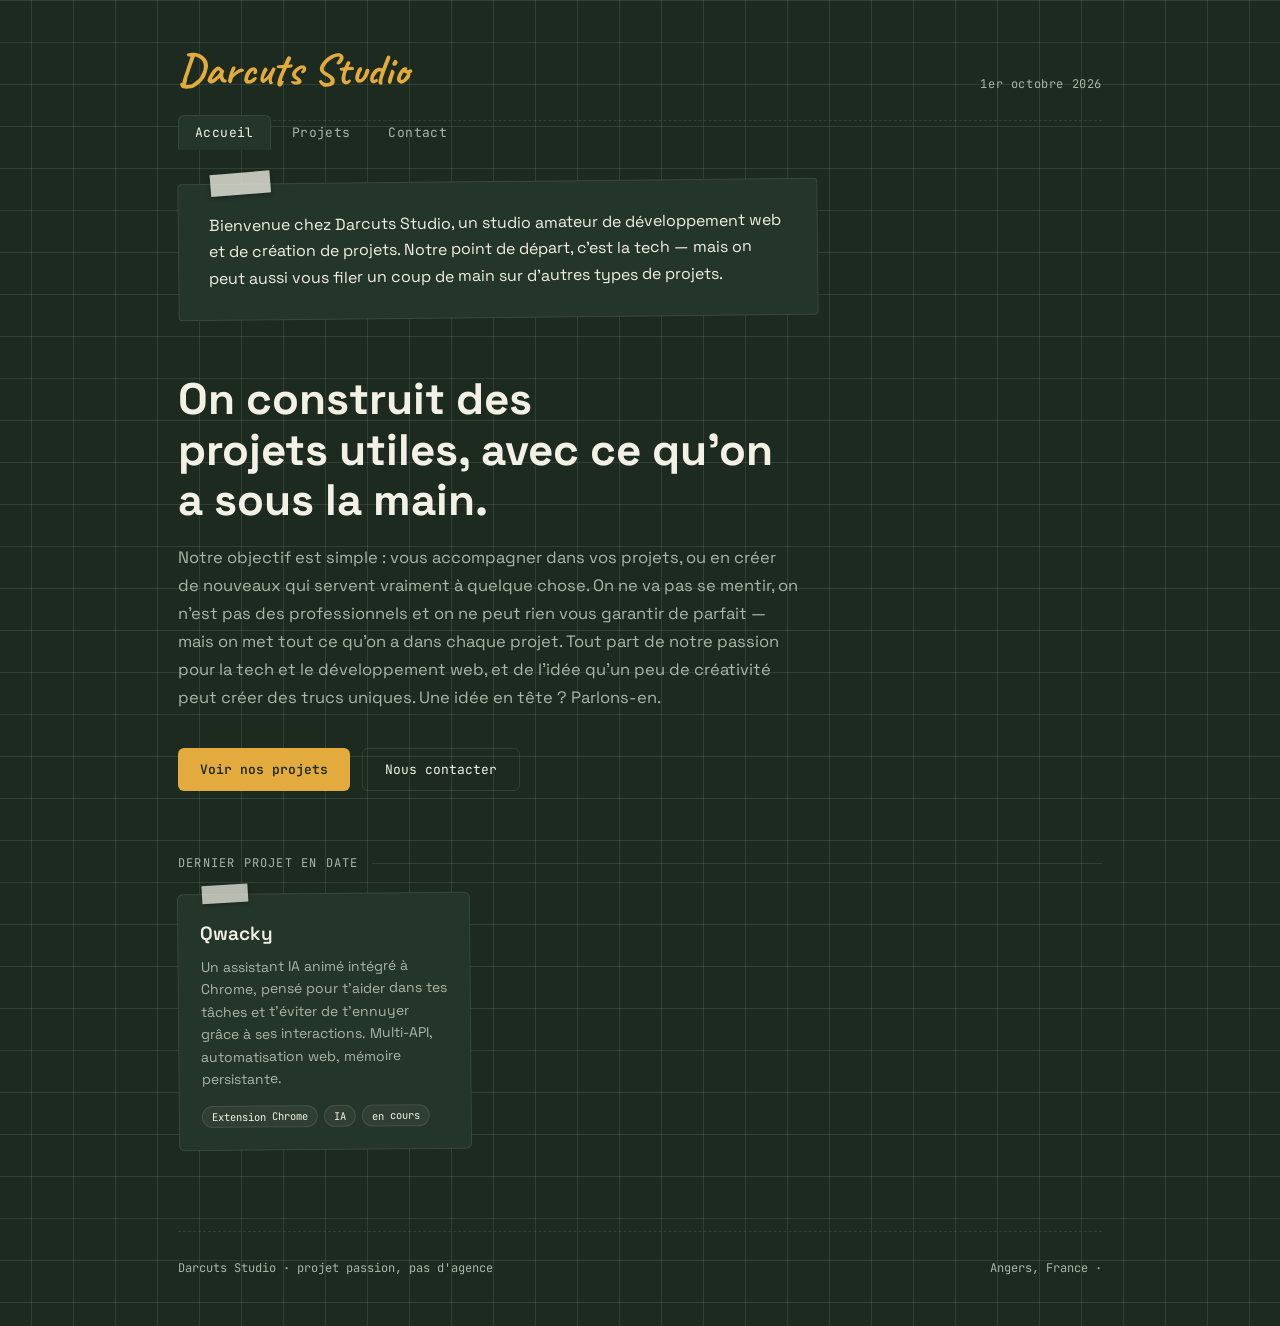
<file: index.html>
<!DOCTYPE html>
<html lang="fr">
<head>
  <meta charset="UTF-8">
  <meta name="viewport" content="width=device-width, initial-scale=1.0">
  <title>Darcuts Studio</title>
  <link rel="stylesheet" href="style.css">
</head>
<body>

<div class="wrap">
  <header class="site">
    <div class="brand-row">
      <div class="brand">Darcuts Studio</div>
      <time class="brand-date" datetime="2026-10-01">1er octobre 2026</time>
    </div>
    <nav class="site-nav">
      <ul>
        <li><a href="index.html" class="active">Accueil</a></li>
        <li><a href="projets.html">Projets</a></li>
        <li><a href="contact.html">Contact</a></li>
      </ul>
    </nav>
  </header>

  <div class="pinned-note">
    Bienvenue chez Darcuts Studio, un studio amateur de développement web et de création de projets. Notre point de départ, c'est la tech — mais on peut aussi vous filer un coup de main sur d'autres types de projets.
  </div>

  <h1 class="hero">On construit des <span class="underline">projets utiles</span>, avec ce qu'on a sous la main.</h1>
  <p class="lead">
    Notre objectif est simple : vous accompagner dans vos projets, ou en créer de nouveaux qui servent vraiment à quelque chose. On ne va pas se mentir, on n'est pas des professionnels et on ne peut rien vous garantir de parfait — mais on met tout ce qu'on a dans chaque projet. Tout part de notre passion pour la tech et le développement web, et de l'idée qu'un peu de créativité peut créer des trucs uniques. Une idée en tête ? Parlons-en.
  </p>

  <div class="btn-row">
    <button class="btn btn-primary" type="button" onclick="window.location.href='projets.html'">Voir nos projets</button>
    <button class="btn btn-ghost" type="button" onclick="window.location.href='contact.html'">Nous contacter</button>
  </div>

  <div class="section-label">Dernier projet en date</div>

  <div class="card-grid" id="latest-project"></div>

  <footer class="site">
    <p>Darcuts Studio · projet passion, pas d'agence</p>
    <p>Angers, France <span class="admin-dot" onclick="window.location.href='admin.html'" title=""> · </span></p>
  </footer>
</div>

<script src="projects-data.js"></script>
<script>
  const latest = loadProjects()[0];
  if (latest) {
    document.getElementById('latest-project').innerHTML = renderCard(latest);
  }
</script>

</body>
</html>
</file>
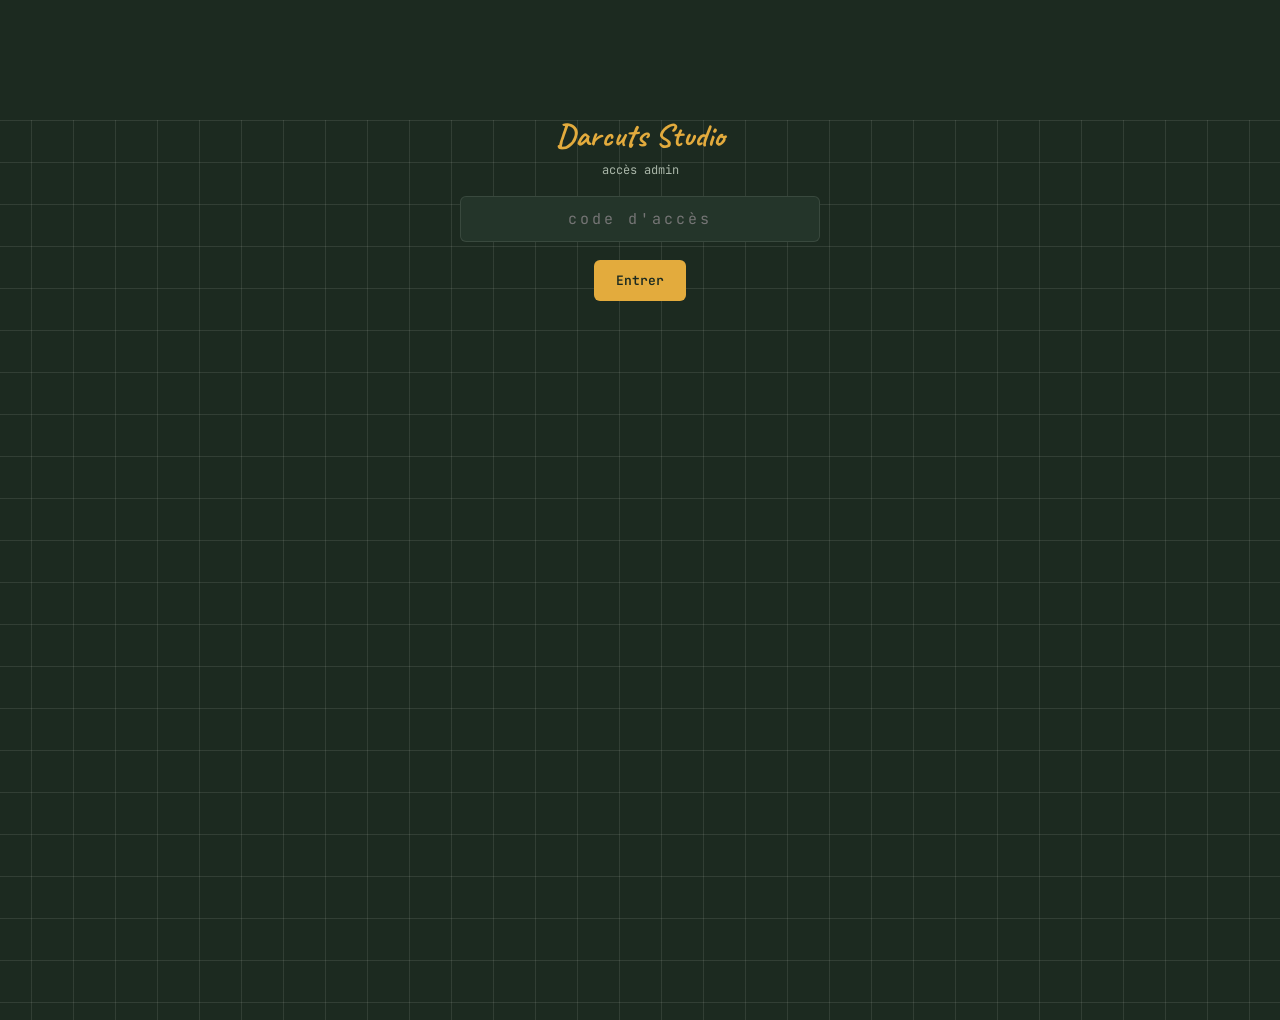
<file: admin.html>
<!DOCTYPE html>
<html lang="fr">
<head>
  <meta charset="UTF-8">
  <meta name="viewport" content="width=device-width, initial-scale=1.0">
  <title>Admin - Darcuts Studio</title>
  <meta name="robots" content="noindex, nofollow">
  <link rel="stylesheet" href="style.css">
  <style>
    .lock-screen {
      max-width: 360px;
      margin: 120px auto;
      text-align: center;
    }
    .lock-screen input {
      width: 100%;
      background: var(--board-panel);
      border: 1px solid var(--line);
      border-radius: 6px;
      padding: 12px 14px;
      color: var(--chalk);
      font-family: 'JetBrains Mono', monospace;
      font-size: 15px;
      text-align: center;
      margin: 18px 0;
      letter-spacing: 0.2em;
    }
    .lock-screen input:focus { outline: none; border-color: var(--marker-yellow); }
    .lock-error { color: var(--marker-coral); font-size: 13px; font-family: 'JetBrains Mono', monospace; min-height: 18px; }

    #admin-panel { display: none; }

    .admin-row {
      display: grid;
      grid-template-columns: 1fr 1fr;
      gap: 14px;
    }
    .admin-row .field { flex: 1; }
    .field select {
      width: 100%;
      background: var(--board-panel);
      border: 1px solid var(--line);
      border-radius: 6px;
      padding: 12px 14px;
      color: var(--chalk);
      font-family: 'Space Grotesk', sans-serif;
      font-size: 14.5px;
    }

    .project-list-admin {
      display: flex;
      flex-direction: column;
      gap: 10px;
      margin: 30px 0 60px;
    }
    .project-row {
      display: flex;
      justify-content: space-between;
      align-items: center;
      background: var(--board-panel);
      border: 1px solid var(--line);
      border-radius: 6px;
      padding: 14px 18px;
    }
    .project-row-title { font-weight: 600; }
    .project-row-actions { display: flex; gap: 8px; }
    .mini-btn {
      font-family: 'JetBrains Mono', monospace;
      font-size: 12px;
      padding: 6px 12px;
      border-radius: 5px;
      border: 1px solid var(--line);
      background: transparent;
      color: var(--chalk-dim);
      cursor: pointer;
    }
    .mini-btn:hover { color: var(--chalk); border-color: var(--marker-yellow); }
    .mini-btn.danger:hover { color: var(--marker-coral); border-color: var(--marker-coral); }

    #export-box {
      width: 100%;
      min-height: 220px;
      background: var(--board-panel);
      border: 1px solid var(--line);
      border-radius: 6px;
      color: var(--chalk);
      font-family: 'JetBrains Mono', monospace;
      font-size: 12px;
      padding: 16px;
      margin-top: 14px;
      display: none;
    }

    .warn-box {
      background: rgba(226, 105, 79, 0.08);
      border: 1px solid rgba(226, 105, 79, 0.3);
      border-radius: 6px;
      padding: 16px 18px;
      font-size: 13.5px;
      line-height: 1.6;
      color: var(--chalk-dim);
      margin-bottom: 40px;
    }
  </style>
</head>
<body>

<div class="wrap">

  <!-- Écran de verrouillage -->
  <div class="lock-screen" id="lock-screen">
    <div class="brand" style="font-size: 32px;">Darcuts Studio</div>
    <p style="color: var(--chalk-dim); font-family: 'JetBrains Mono', monospace; font-size: 12px; margin-top: 10px;">accès admin</p>
    <input type="password" id="passcode" placeholder="code d'accès" autocomplete="off">
    <button class="btn btn-primary" onclick="checkPasscode()">Entrer</button>
    <p class="lock-error" id="lock-error"></p>
  </div>

  <!-- Panneau admin -->
  <div id="admin-panel">
    <header class="site" style="padding-top: 40px;">
      <div class="brand-row">
        <div class="brand" style="font-size: 32px;">Darcuts Studio — Admin</div>
      </div>
      <nav class="site-nav">
        <ul>
          <li><a href="index.html">← Retour au site</a></li>
        </ul>
      </nav>
    </header>

    <div class="warn-box">
      ⚠️ Ceci est un panneau de gestion simple, pas un vrai système sécurisé (le site est 100% statique, sans serveur). Le code d'accès décourage juste les visiteurs curieux — n'importe qui inspectant le code source peut le retrouver. Tes modifications sont sauvegardées uniquement dans <strong>ce navigateur</strong>. Pour qu'elles apparaissent partout (une fois le site republié), utilise le bouton "Exporter le code" en bas et colle le résultat dans <code>projects-data.js</code>.
    </div>

    <div class="section-label">Ajouter un projet</div>

    <form class="contact-form" style="max-width: 640px;" onsubmit="addProject(event)">
      <div class="field">
        <label>Titre</label>
        <input type="text" id="new-title" required>
      </div>
      <div class="admin-row">
        <div class="field">
          <label>Statut</label>
          <select id="new-status">
            <option value="en-cours">En cours</option>
            <option value="termine">Terminé</option>
            <option value="pause">En pause</option>
          </select>
        </div>
        <div class="field">
          <label>Tags (séparés par une virgule)</label>
          <input type="text" id="new-tags" placeholder="JavaScript, Web app">
        </div>
      </div>
      <div class="field">
        <label>Description</label>
        <textarea id="new-desc" required></textarea>
      </div>
      <button class="btn btn-primary" type="submit" style="align-self: flex-start;">Ajouter le projet</button>
    </form>

    <div class="section-label" style="margin-top: 50px;">Projets actuels</div>
    <div class="project-list-admin" id="project-list-admin"></div>

    <button class="btn btn-ghost" onclick="exportCode()">Exporter le code</button>
    <textarea id="export-box" readonly></textarea>

  </div>
</div>

<script src="projects-data.js"></script>
<script>
  // Code d'accès très simple — change-le ici. Ce n'est PAS une vraie sécurité,
  // juste un frein pour les visiteurs qui tombent sur cette page par hasard.
  const PASSCODE = "darcuts2026";

  function checkPasscode() {
    const val = document.getElementById('passcode').value;
    if (val === PASSCODE) {
      document.getElementById('lock-screen').style.display = 'none';
      document.getElementById('admin-panel').style.display = 'block';
      renderAdminList();
    } else {
      document.getElementById('lock-error').textContent = "Code incorrect.";
    }
  }

  document.getElementById('passcode').addEventListener('keydown', (e) => {
    if (e.key === 'Enter') checkPasscode();
  });

  let projects = loadProjects();

  function renderAdminList() {
    const list = document.getElementById('project-list-admin');
    if (projects.length === 0) {
      list.innerHTML = `<p style="color: var(--chalk-dim); font-size: 14px;">Aucun projet pour l'instant.</p>`;
      return;
    }
    list.innerHTML = projects.map((p, i) => `
      <div class="project-row">
        <div>
          <div class="project-row-title">${p.title}</div>
          <div style="font-size:12px; color: var(--chalk-dim); font-family:'JetBrains Mono', monospace;">${p.statusLabel}</div>
        </div>
        <div class="project-row-actions">
          <button class="mini-btn" onclick="moveProject(${i}, -1)">↑</button>
          <button class="mini-btn" onclick="moveProject(${i}, 1)">↓</button>
          <button class="mini-btn danger" onclick="deleteProject(${i})">Supprimer</button>
        </div>
      </div>
    `).join('');
  }

  function addProject(e) {
    e.preventDefault();
    const title = document.getElementById('new-title').value.trim();
    const desc = document.getElementById('new-desc').value.trim();
    const status = document.getElementById('new-status').value;
    const statusLabels = { 'en-cours': 'en cours', 'termine': 'terminé', 'pause': 'en pause' };
    const tags = document.getElementById('new-tags').value.split(',').map(t => t.trim()).filter(Boolean);

    projects.unshift({
      id: title.toLowerCase().replace(/[^a-z0-9]+/g, '-'),
      title, desc, status,
      statusLabel: statusLabels[status],
      tags
    });

    saveProjects(projects);
    renderAdminList();
    e.target.reset();
  }

  function deleteProject(index) {
    if (!confirm(`Supprimer "${projects[index].title}" ?`)) return;
    projects.splice(index, 1);
    saveProjects(projects);
    renderAdminList();
  }

  function moveProject(index, dir) {
    const target = index + dir;
    if (target < 0 || target >= projects.length) return;
    [projects[index], projects[target]] = [projects[target], projects[index]];
    saveProjects(projects);
    renderAdminList();
  }

  function exportCode() {
    const box = document.getElementById('export-box');
    box.style.display = 'block';
    box.value = "const DEFAULT_PROJECTS = " + JSON.stringify(projects, null, 2) + ";";
    box.select();
  }
</script>

</body>
</html>
</file>
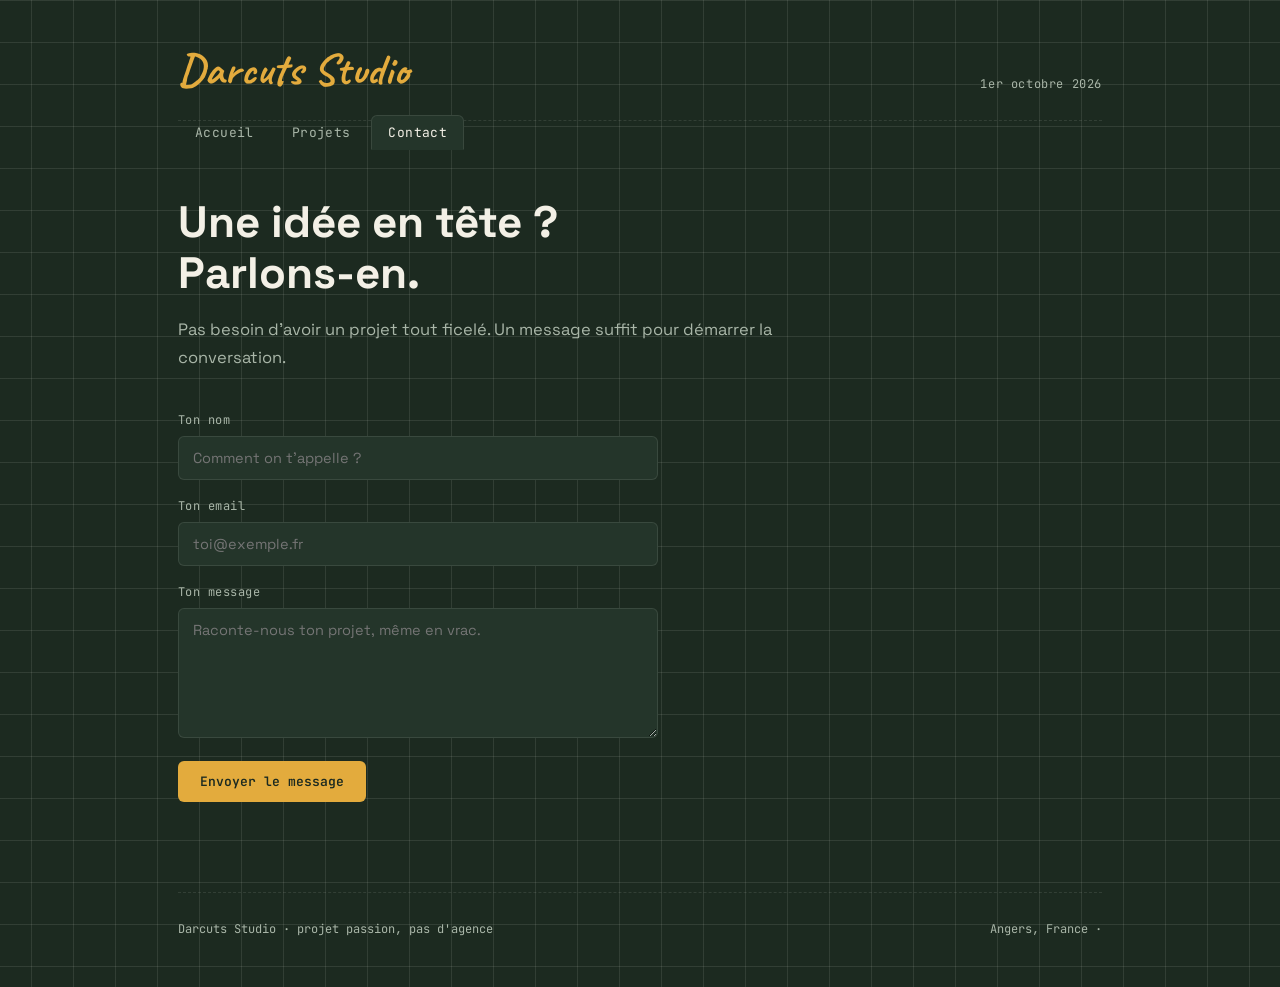
<file: contact.html>
<!DOCTYPE html>
<html lang="fr">
<head>
  <meta charset="UTF-8">
  <meta name="viewport" content="width=device-width, initial-scale=1.0">
  <title>Contact - Darcuts Studio</title>
  <link rel="stylesheet" href="style.css">
</head>
<body>

<div class="wrap">
  <header class="site">
    <div class="brand-row">
      <div class="brand">Darcuts Studio</div>
      <time class="brand-date" datetime="2026-10-01">1er octobre 2026</time>
    </div>
    <nav class="site-nav">
      <ul>
        <li><a href="index.html">Accueil</a></li>
        <li><a href="projets.html">Projets</a></li>
        <li><a href="contact.html" class="active">Contact</a></li>
      </ul>
    </nav>
  </header>

  <h1 class="hero">Une idée en tête ? <span class="underline">Parlons-en.</span></h1>
  <p class="lead">Pas besoin d'avoir un projet tout ficelé. Un message suffit pour démarrer la conversation.</p>

  <form class="contact-form" action="https://formsubmit.co/darcuts.ldt@gmail.com" method="POST">
    <input type="hidden" name="_subject" value="Nouveau message - Darcuts Studio">
    <input type="hidden" name="_template" value="table">
    <input type="hidden" name="_next" value="merci.html">

    <div class="field">
      <label for="name">Ton nom</label>
      <input type="text" id="name" name="name" placeholder="Comment on t'appelle ?" required>
    </div>
    <div class="field">
      <label for="email">Ton email</label>
      <input type="email" id="email" name="email" placeholder="toi@exemple.fr" required>
    </div>
    <div class="field">
      <label for="message">Ton message</label>
      <textarea id="message" name="message" placeholder="Raconte-nous ton projet, même en vrac." required></textarea>
    </div>
    <button class="btn btn-primary" type="submit" style="align-self: flex-start;">Envoyer le message</button>
  </form>

  <footer class="site">
    <p>Darcuts Studio · projet passion, pas d'agence</p>
    <p>Angers, France <span class="admin-dot" onclick="window.location.href='admin.html'" title=""> · </span></p>
  </footer>
</div>

</body>
</html>
</file>
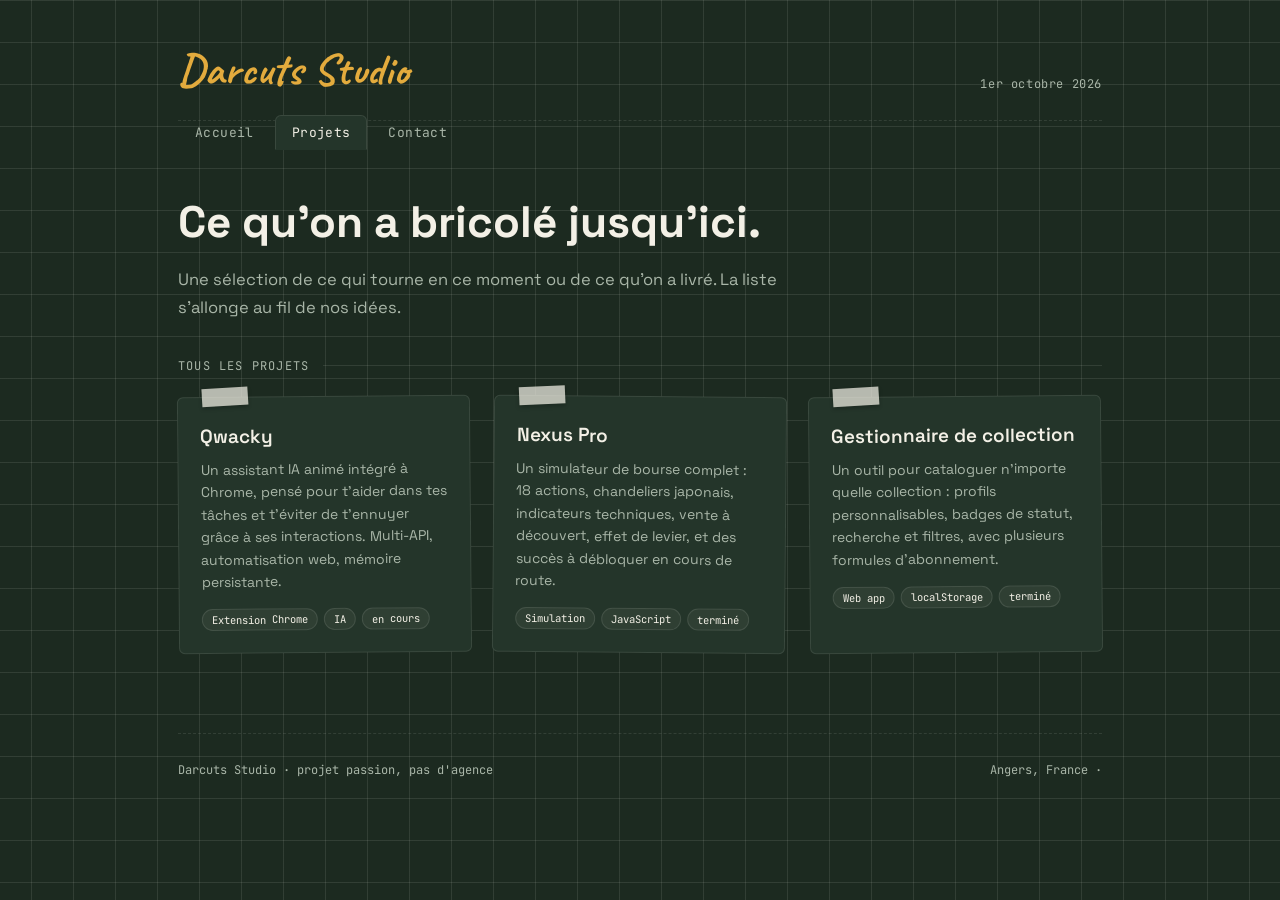
<file: projets.html>
<!DOCTYPE html>
<html lang="fr">
<head>
  <meta charset="UTF-8">
  <meta name="viewport" content="width=device-width, initial-scale=1.0">
  <title>Projets - Darcuts Studio</title>
  <link rel="stylesheet" href="style.css">
</head>
<body>

<div class="wrap">
  <header class="site">
    <div class="brand-row">
      <div class="brand">Darcuts Studio</div>
      <time class="brand-date" datetime="2026-10-01">1er octobre 2026</time>
    </div>
    <nav class="site-nav">
      <ul>
        <li><a href="index.html">Accueil</a></li>
        <li><a href="projets.html" class="active">Projets</a></li>
        <li><a href="contact.html">Contact</a></li>
      </ul>
    </nav>
  </header>

  <h1 class="hero">Ce qu'on a <span class="underline">bricolé</span> jusqu'ici.</h1>
  <p class="lead">Une sélection de ce qui tourne en ce moment ou de ce qu'on a livré. La liste s'allonge au fil de nos idées.</p>

  <div class="section-label">Tous les projets</div>

  <div class="card-grid" id="all-projects"></div>

  <footer class="site">
    <p>Darcuts Studio · projet passion, pas d'agence</p>
    <p>Angers, France <span class="admin-dot" onclick="window.location.href='admin.html'" title=""> · </span></p>
  </footer>
</div>

<script src="projects-data.js"></script>
<script>
  const all = loadProjects();
  document.getElementById('all-projects').innerHTML = all.map(renderCard).join('');
</script>

</body>
</html>
</file>
<file: style.css>
@import url('https://fonts.googleapis.com/css2?family=Space+Grotesk:wght@400;500;600;700&family=Caveat:wght@600;700&family=JetBrains+Mono:wght@400;500&display=swap');

:root {
  --board: #1c2a20;
  --board-panel: #24352a;
  --board-panel-hi: #2b3f32;
  --chalk: #f3f0e6;
  --chalk-dim: #a9b6a8;
  --marker-yellow: #e3ab3d;
  --marker-coral: #e2694f;
  --tape: rgba(243, 240, 230, 0.85);
  --line: rgba(243, 240, 230, 0.1);
}

* { margin: 0; padding: 0; box-sizing: border-box; }

html, body {
  background: var(--board);
  color: var(--chalk);
  font-family: 'Space Grotesk', sans-serif;
  min-height: 100vh;
}

body {
  background-image:
    linear-gradient(var(--line) 1px, transparent 1px),
    linear-gradient(90deg, var(--line) 1px, transparent 1px);
  background-size: 42px 42px;
  background-position: center top;
}

.wrap { max-width: 980px; margin: 0 auto; padding: 0 28px; }

a { color: inherit; text-decoration: none; }

/* ---------- HEADER / NAV ---------- */
header.site {
  padding: 48px 0 0;
}

.brand-row {
  display: flex;
  justify-content: space-between;
  align-items: flex-end;
  flex-wrap: wrap;
  gap: 18px;
  padding-bottom: 28px;
  border-bottom: 1px dashed var(--line);
}

.brand {
  font-family: 'Caveat', cursive;
  font-weight: 700;
  font-size: 44px;
  color: var(--marker-yellow);
  line-height: 1;
}

.brand-date {
  font-family: 'JetBrains Mono', monospace;
  font-size: 12px;
  color: var(--chalk-dim);
  letter-spacing: 0.05em;
}

nav.site-nav ul {
  display: flex;
  gap: 4px;
  list-style: none;
}

nav.site-nav a {
  font-family: 'JetBrains Mono', monospace;
  font-size: 13px;
  letter-spacing: 0.03em;
  color: var(--chalk-dim);
  padding: 8px 16px;
  border-radius: 6px 6px 0 0;
  border: 1px solid transparent;
  transition: color 0.2s ease, background 0.2s ease, border-color 0.2s ease;
}

nav.site-nav a:hover,
nav.site-nav a.active {
  color: var(--chalk);
  background: var(--board-panel);
  border-color: var(--line);
  border-bottom-color: var(--board-panel);
}

nav.site-nav {
  margin-bottom: -1px;
}

/* ---------- PINNED NOTE (intro quote) ---------- */
.pinned-note {
  position: relative;
  background: var(--board-panel);
  border: 1px solid var(--line);
  border-radius: 4px;
  padding: 28px 30px;
  margin: 40px 0 8px;
  max-width: 640px;
  font-size: 16px;
  line-height: 1.65;
  color: var(--chalk);
  transform: rotate(-0.6deg);
}

.pinned-note::before {
  content: '';
  position: absolute;
  top: -12px;
  left: 32px;
  width: 60px;
  height: 22px;
  background: var(--tape);
  opacity: 0.9;
  transform: rotate(-4deg);
  box-shadow: 0 2px 4px rgba(0,0,0,0.25);
}

/* ---------- HERO TITLE ---------- */
h1.hero {
  font-family: 'Space Grotesk', sans-serif;
  font-weight: 700;
  font-size: clamp(30px, 5vw, 44px);
  line-height: 1.15;
  margin: 56px 0 18px;
  max-width: 620px;
}

h1.hero .underline {
  position: relative;
  white-space: nowrap;
}

h1.hero .underline::after {
  content: '';
  position: absolute;
  left: -2px; right: -2px; bottom: 2px;
  height: 9px;
  background: var(--marker-coral);
  opacity: 0.35;
  z-index: -1;
  transform: rotate(-1deg);
}

p.lead {
  font-size: 16.5px;
  line-height: 1.7;
  color: var(--chalk-dim);
  max-width: 620px;
  margin-bottom: 36px;
}

/* ---------- BUTTONS ---------- */
.btn-row { display: flex; gap: 12px; flex-wrap: wrap; margin-bottom: 64px; }

.btn {
  font-family: 'JetBrains Mono', monospace;
  font-size: 13px;
  padding: 12px 22px;
  border-radius: 6px;
  cursor: pointer;
  border: 1px solid transparent;
  transition: transform 0.15s ease, background 0.2s ease, border-color 0.2s ease;
}

.btn-primary {
  background: var(--marker-yellow);
  color: #1c2a20;
  font-weight: 600;
  border: none;
}

.btn-primary:hover { transform: translateY(-2px); }

.btn-ghost {
  background: transparent;
  color: var(--chalk);
  border-color: var(--line);
}

.btn-ghost:hover {
  border-color: var(--marker-yellow);
  color: var(--marker-yellow);
}

/* ---------- SECTION LABEL ---------- */
.section-label {
  font-family: 'JetBrains Mono', monospace;
  font-size: 12px;
  letter-spacing: 0.1em;
  text-transform: uppercase;
  color: var(--chalk-dim);
  margin: 0 0 22px;
  display: flex;
  align-items: center;
  gap: 14px;
}

.section-label::after {
  content: '';
  flex: 1;
  height: 1px;
  background: var(--line);
}

/* ---------- PROJECT CARDS ---------- */
.card-grid {
  display: grid;
  grid-template-columns: repeat(auto-fill, minmax(280px, 1fr));
  gap: 22px;
  margin-bottom: 80px;
}

.card {
  position: relative;
  background: var(--board-panel);
  border: 1px solid var(--line);
  border-radius: 6px;
  padding: 26px 22px 22px;
  transition: transform 0.2s ease, border-color 0.2s ease, background 0.2s ease;
}

.card:nth-child(odd) { transform: rotate(-0.5deg); }
.card:nth-child(even) { transform: rotate(0.5deg); }

.card:hover {
  transform: rotate(0deg) translateY(-3px);
  border-color: rgba(227, 171, 61, 0.4);
  background: var(--board-panel-hi);
}

.card::before {
  content: '';
  position: absolute;
  top: -10px;
  left: 24px;
  width: 46px;
  height: 18px;
  background: var(--tape);
  opacity: 0.85;
  transform: rotate(-3deg);
  box-shadow: 0 2px 4px rgba(0,0,0,0.25);
}

.card h3 {
  font-family: 'Space Grotesk', sans-serif;
  font-weight: 600;
  font-size: 19px;
  margin-bottom: 10px;
  color: var(--chalk);
}

.card p {
  font-size: 14px;
  line-height: 1.6;
  color: var(--chalk-dim);
  margin-bottom: 16px;
}

.tags { display: flex; flex-wrap: wrap; gap: 6px; }

.tag {
  font-family: 'JetBrains Mono', monospace;
  font-size: 10.5px;
  color: var(--chalk);
  background: rgba(243,240,230,0.05);
  border: 1px solid var(--line);
  padding: 3px 9px;
  border-radius: 20px;
}

/* ---------- CONTACT FORM ---------- */
form.contact-form {
  max-width: 480px;
  margin: 40px 0 90px;
  display: flex;
  flex-direction: column;
  gap: 18px;
}

.field label {
  display: block;
  font-family: 'JetBrains Mono', monospace;
  font-size: 12px;
  letter-spacing: 0.04em;
  color: var(--chalk-dim);
  margin-bottom: 8px;
}

.field input,
.field textarea {
  width: 100%;
  background: var(--board-panel);
  border: 1px solid var(--line);
  border-radius: 6px;
  padding: 12px 14px;
  color: var(--chalk);
  font-family: 'Space Grotesk', sans-serif;
  font-size: 14.5px;
  resize: vertical;
}

.field input:focus,
.field textarea:focus {
  outline: none;
  border-color: var(--marker-yellow);
}

.field textarea { min-height: 130px; }

/* ---------- FOOTER ---------- */
footer.site {
  border-top: 1px dashed var(--line);
  padding: 28px 0 50px;
  display: flex;
  justify-content: space-between;
  flex-wrap: wrap;
  gap: 10px;
  font-family: 'JetBrains Mono', monospace;
  font-size: 12px;
  color: var(--chalk-dim);
}

.admin-dot {
  cursor: default;
}

.admin-dot:hover {
  cursor: pointer;
  color: var(--marker-yellow);
}

@media (max-width: 600px) {
  .brand-row { flex-direction: column; align-items: flex-start; }
  header.site { padding-top: 32px; }
  h1.hero { margin-top: 40px; }
}
</file>
